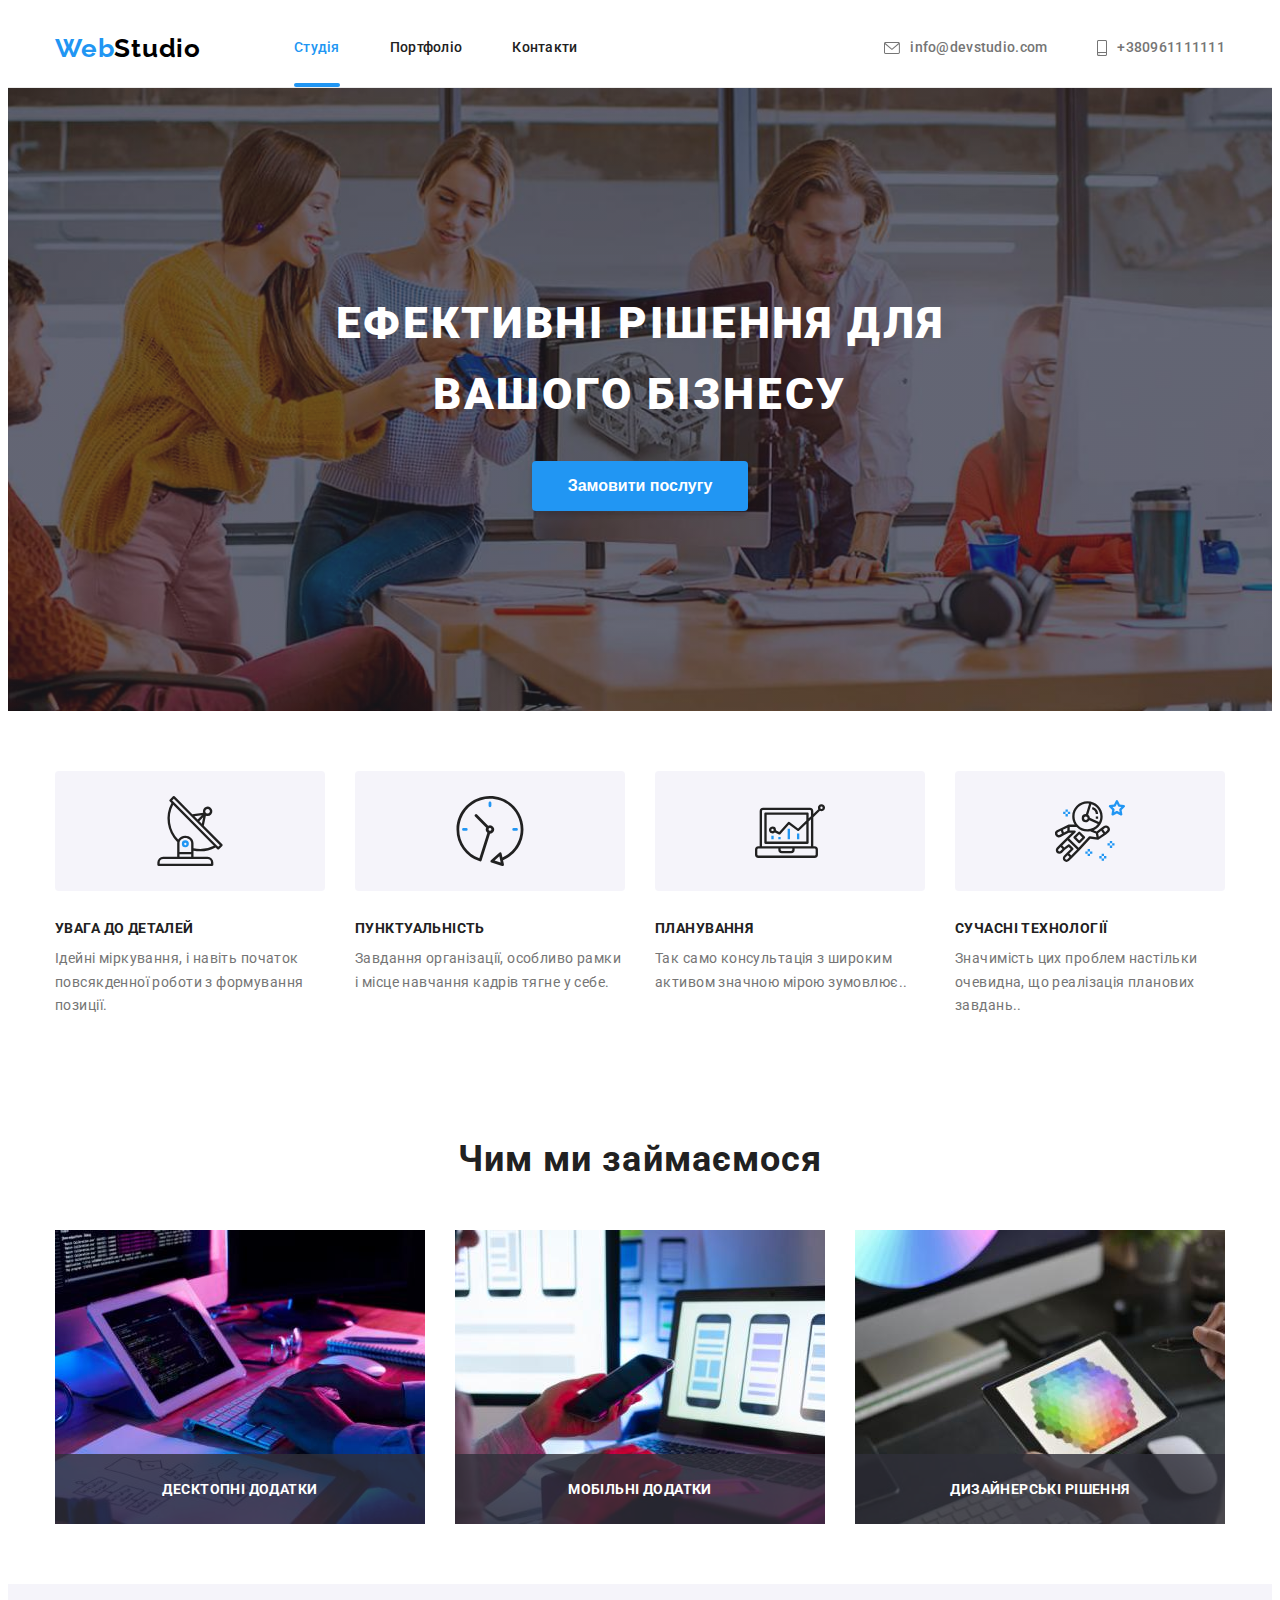
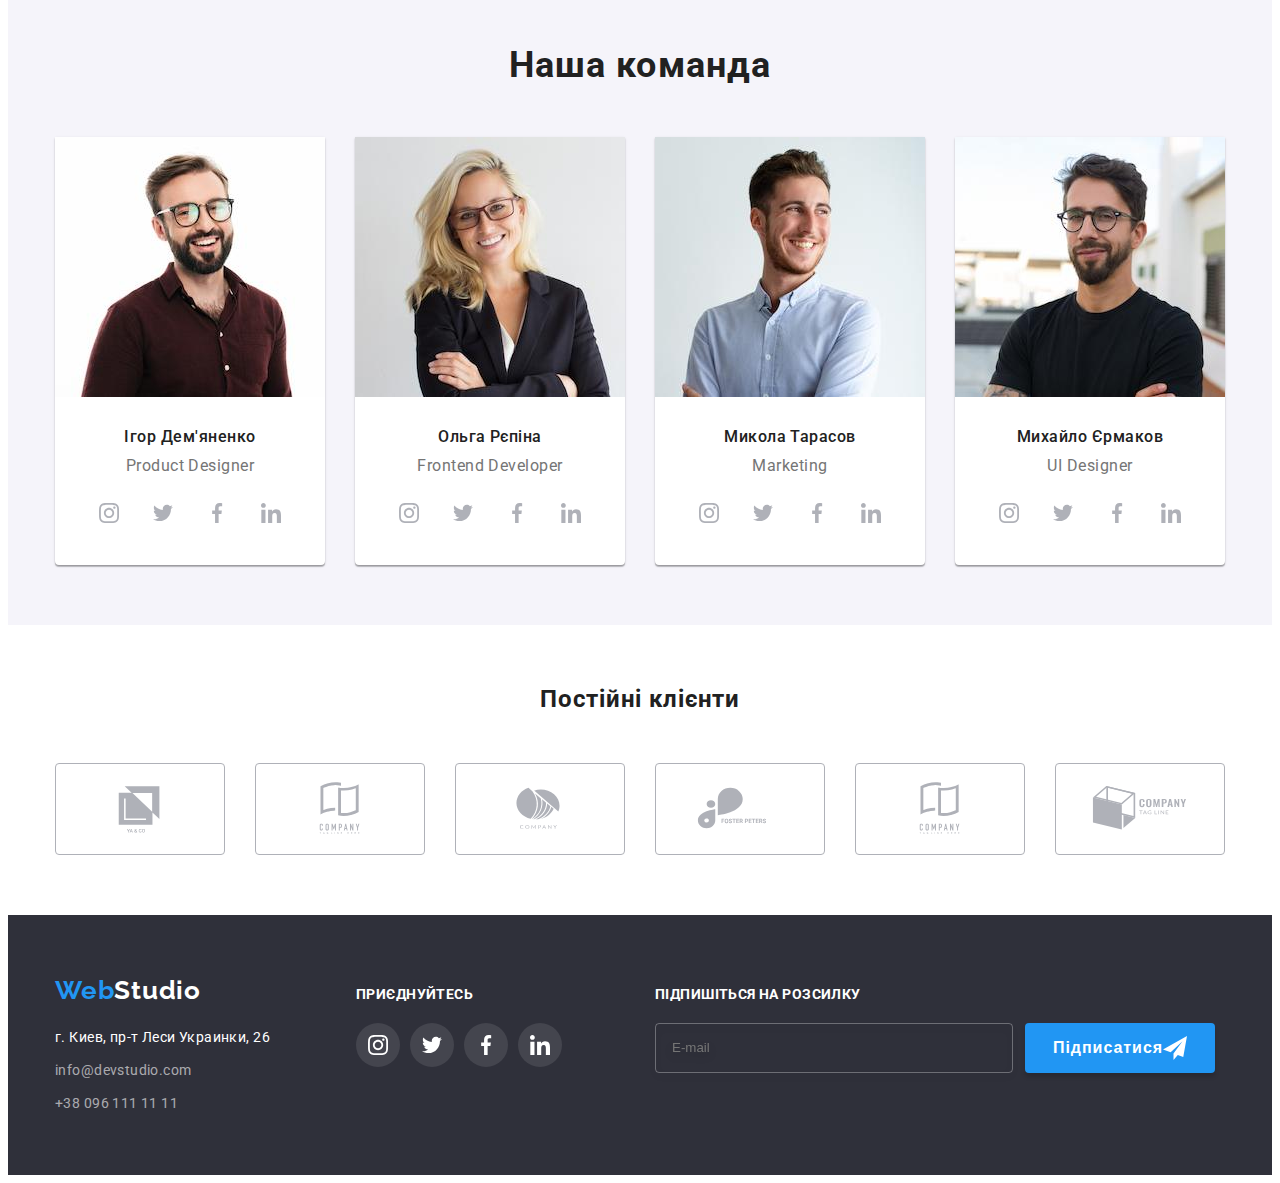
<file: index.html>
<!DOCTYPE html>
<html lang="en">
<head>
    <meta charset="UTF-8">
    <meta http-equiv="X-UA-Compatible" content="IE=edge">
    <meta name="viewport" content="width=device-width, initial-scale=1.0">
    <title>Document</title>
    <link rel="preconnect" href="https://fonts.googleapis.com">
    <link rel="preconnect" href="https://fonts.gstatic.com" crossorigin>
    <link href="https://fonts.googleapis.com/css2?family=Raleway:wght@700&family=Roboto:wght@400;500;700;900&display=swap" rel="stylesheet">
    <link rel="stylesheet" href="https://cdnjs.cloudflare.com/ajax/libs/modern-normalize/1.1.0/modern-normalize.min.css" integrity="sha512-wpPYUAdjBVSE4KJnH1VR1HeZfpl1ub8YT/NKx4PuQ5NmX2tKuGu6U/JRp5y+Y8XG2tV+wKQpNHVUX03MfMFn9Q==" crossorigin="anonymous" referrerpolicy="no-referrer" />
    <link rel="stylesheet" href="./css/main.min.css">
</head>
<body>
    <!-- <--header-->
    <header class="header">
       <div class="container">
            <nav class="navigation">
                <a href="./index.html" class="logo" 
                >Web<span class="logo__studio">Studio</span> 
                </a>
                <ul class="nav">
                    <li><a href="./index.html" class="nav__link active">Студія</a></li>
                    <li><a href="./portfolio.html" class="nav__link">Портфоліо</a></li>
                    <li><a href="" class="nav__link">Контакти</a></li>
                </ul>     
                <ul class="info">
                    <li class="info__icon"><a href="mailto:info@devstudio.com" class="info__link">
                        <svg class="svg" width="16px" height="12px">
                        <use href="./images/icons.svg#icon-envelope">
                        </use></svg>info@devstudio.com</a>
                    </li>
                    <li class="info__icon"><a href="tel:+380961111111" class="info__link">
                        <svg class="svg" width="10px" height="16px">
                        <use href="./images/icons.svg#icon-smartphone">
                        </use></svg>+380961111111</a>
                    </li>
                </ul>
                <button type="button" class="mob-menu-btn" data-menu-open>
                  <svg width="24" height="16">
                    <use href="./images/icons.svg#icon-menu"></use>
                  </svg>
                </button>
                 <div class="mob-menu is-hidden" data-menu>
                  <div class="container">
                    <div class="mob-menu-top">
                      <button type="button" class="mob-menu-btn-close" data-menu-close>
                        <svg width="40" height="40">                     
                          <use class="" href="./images/icons.svg#icon-close"></use>
                        </svg>
                      </button>                 
                      <ul class="mob-list-menu">
                        <li class="list-menu"><a href="./index.html" class="list-menu-link active">Студія</a></li>
                        <li class="list-menu"><a href="./portfolio.html" class="list-menu-link">Портфоліо</a></li>
                        <li class="list-menu"><a href="" class="list-menu-link">Контакти</a></li>
                      </ul> 
                    </div>
                    <div class="mob-menu-bottom">
                      <ul class="mob-list-info">
                        <li class="list-info"><a href="tel:+380961111111" class="list-info-tel">+380961111111</a></li>
                        <li class="list-info"><a href="mailto:info@devstudio.com" class="list-info-mail">info@devstudio.com</a></li>
                      </ul>
                      <nav class="mob-list-nav">
                        <a href="" class="mob-soc">Instagram</a>
                        <a href="" class="mob-soc">Twitter</a>
                        <a href="" class="mob-soc">Facebook</a>
                        <a href="" class="mob-soc">LinkedIn</a>
                      </nav>    
                    </div>           
                  </div>
            </nav>
        
          </div>     
        </header>
        <main>
            <!--HERO-->
            <section class="hero section">
                <div class="container">
                    <h1 class="hero__title">Ефективні рішення для вашого бізнесу</h1>
                    <button type="button" class="button" data-modal-open>Замовити послугу</button>
                </div>
            </section>
         <!-- particular -->
          <section class="section sbros">
            <div class="container">
                <h2 class="invisible">Особливості</h2>
                <ul class="particular">
                  <li class="particular-item">                     
                      <h3 class="particular-item__title">УВАГА ДО ДЕТАЛЕЙ</h3>
                      <p class="particular-item__text">Ідейні міркування, і навіть початок повсякденної роботи з формування позиції.</p>    
                  </li>
                  <li class="particular-item">                        
                      <h3 class="particular-item__title">ПУНКТУАЛЬНІСТЬ</h3>
                      <p class="particular-item__text">Завдання організації, особливо рамки і місце навчання кадрів тягне у себе.</p>    
                  </li>
                  <li class="particular-item">                        
                      <h3 class="particular-item__title">ПЛАНУВАННЯ</h3>
                      <p class="particular-item__text">Так само консультація з широким активом значною мірою зумовлює..</p>    
                  </li>
                  <li class="particular-item">                       
                      <h3 class="particular-item__title">СУЧАСНІ ТЕХНОЛОГІЇ</h3>
                      <p class="particular-item__text">Значимість цих проблем настільки очевидна, що реалізація планових завдань..</p>    
                  </li>
                </ul>     
          </section>
        <!---work-->
        <section class="work section">
            <div class="container">
                <h2 class="work-title">Чим ми займаємося</h2>
                <ul class="work">
                    <li class="work__img"><img src="./images/codding.jpg" width="370" alt="codding">
                      <div class="work__info">
                        <h3 class="work__title">Десктопні додатки</h3>
                      </div>
                    </li>
                    <li class="work__img"><img src="./images/tel-laptop.jpg" width="370" alt="tel-laptop">
                      <div class="work__info">
                        <h3 class="work__title">Мобільні додатки</h3>
                      </div>
                    </li>
                    <li class="work__img"><img src="./images/collor-gama.jpg" width="370" alt="collor-gama">
                      <div class="work__info">
                        <h3 class="work__title">Дизайнерські рішення</h3>
                      </div>
                    </li>
                 
                </ul>
            </div>
        </section>
        <!--team-->
        <section class="team section">
            <div class="container">
                <h2 class="team-title">Наша команда</h2>
                <ul class="team-list">
                    <li class="developer-pic">
                      <img srcset="./images/Ihor.jpg 1x, 
                                  ./images/Ihor-2x.jpg 2x" 
                      src="./images/Ihor.jpg" 
                      class="developer-img" 
                      width="270" 
                      alt="ігор-дем'яненко">
                        <h3 class="name-developer">Ігор Дем'яненко</h3>
                        <p class="professions">Product Designer</p>
                        <ul class="team-soc-list list">
                          <li class="team-soc-item">
                            <a href="" class="team-soc-link link"
                            ><svg class="team-soc-icon" width="20px" height="20px">
                              <use href="./images/icons.svg#icon-instagram"></use>
                            </svg></a>
                          </li>
                            <li class="team-soc-item">
                              <a href="" class="team-soc-link link"
                                ><svg class="team-soc-icon" width="20px" height="20px">
                                  <use href="./images/icons.svg#icon-twitter"></use>
                                </svg></a>
                            </li>
                            <li class="team-soc-item">
                              <a href="" class="team-soc-link link"
                                ><svg class="team-soc-icon" width="20px" height="20px">
                                  <use href="./images/icons.svg#icon-facebook"></use></svg></a>
                            </li>
                            <li class="team-soc-item">
                              <a href="" class="team-soc-link link"
                                ><svg class="team-soc-icon" width="20px" height="20px">
                                  <use href="./images/icons.svg#icon-linkedin"></use></svg></a>
 
                            </li>
                          </ul>
                    </li>
                    <li class="developer-pic">
                      <img srcset="./images/Olha.jpg 1x, 
                                    ./images/Olha-2x.jpg 2x" 
                          src="./images/Olha.jpg" 
                          class="developer-img" 
                          width="270" 
                          alt="ольга-рєпіна">
                        <h3 class="name-developer">Ольга Рєпіна</h3>
                        <p class="professions">Frontend Developer</p>
                        <ul class="team-soc-list list">
                          <li class="team-soc-item">
                            <a href="" class="team-soc-link link"
                            ><svg class="team-soc-icon" width="20px" height="20px">
                              <use href="./images/icons.svg#icon-instagram"></use>
                            </svg></a>
                          </li>
                            <li class="team-soc-item">
                              <a href="" class="team-soc-link link"
                                ><svg class="team-soc-icon" width="20px" height="20px">
                                  <use href="./images/icons.svg#icon-twitter"></use>
                                </svg></a>
                            </li>
                            <li class="team-soc-item">
                              <a href="" class="team-soc-link link"
                                ><svg class="team-soc-icon" width="20px" height="20px">
                                  <use href="./images/icons.svg#icon-facebook"></use></svg></a>
                            </li>
                            <li class="team-soc-item">
                              <a href="" class="team-soc-link link"
                                ><svg class="team-soc-icon" width="20px" height="20px">
                                  <use href="./images/icons.svg#icon-linkedin"></use></svg></a>
 
                            </li>
                          </ul>
                    </li>
                        <li class="developer-pic">
                          <img
                          srcset="./images/Nick.jpg 1x, ./images/Nick-2x.jpg 2x" 
                          src="./images/Nick.jpg" 
                          class="developer-img" 
                          width="270" 
                          alt="микола-тарасов">
                        <h3 class="name-developer">Микола Тарасов</h3>
                        <p class="professions">Marketing</p>
                        <ul class="team-soc-list list">
                            <li class="team-soc-item">
                              <a href="" class="team-soc-link link"
                              ><svg class="team-soc-icon" width="20px" height="20px">
                                <use href="./images/icons.svg#icon-instagram"></use>
                              </svg></a>
                            </li>
                            <li class="team-soc-item">
                              <a href="" class="team-soc-link link"
                                ><svg class="team-soc-icon" width="20px" height="20px">
                                  <use href="./images/icons.svg#icon-twitter"></use>
                                </svg></a>
                            </li>
                            <li class="team-soc-item">
                              <a href="" class="team-soc-link link"
                                ><svg class="team-soc-icon" width="20px" height="20px">
                                  <use href="./images/icons.svg#icon-facebook"></use></svg></a>
                            </li>
                            <li class="team-soc-item">
                              <a href="" class="team-soc-link link"
                                ><svg class="team-soc-icon" width="20px" height="20px">
                                  <use href="./images/icons.svg#icon-linkedin"></use></svg></a>
 
                            </li>
                          </ul>
                    </li>
                        <li class="developer-pic">
                          <img srcset="./images/Michael.jpg 1x, ./images/Michael-2x.jpg 2x"
                          src="./images/Michael.jpg" 
                          class="developer-img" 
                          width="270" 
                          alt="михайло-єрмаков">
                        <h3 class="name-developer">Михайло Єрмаков</h3>
                        <p class="professions">UI Designer</p>
                        <ul class="team-soc-list list">
                          <li class="team-soc-item">
                            <a href="" class="team-soc-link link"
                            ><svg class="team-soc-icon" width="20px" height="20px">
                              <use href="./images/icons.svg#icon-instagram"></use>
                            </svg></a>
                          </li>
                            <li class="team-soc-item">
                              <a href="" class="team-soc-link link"
                                ><svg class="team-soc-icon" width="20px" height="20px">
                                  <use href="./images/icons.svg#icon-twitter"></use>
                                </svg></a>
                            </li>
                            <li class="team-soc-item">
                              <a href="" class="team-soc-link link"
                                ><svg class="team-soc-icon" width="20px" height="20px">
                                  <use href="./images/icons.svg#icon-facebook"></use></svg></a>
                            </li>
                            <li class="team-soc-item">
                              <a href="" class="team-soc-link link"
                                ><svg class="team-soc-icon" width="20px" height="20px">
                                  <use href="./images/icons.svg#icon-linkedin"></use></svg></a>
 
                            </li>
                          </ul>
                    </li>
                </ul>
            </div>
        </section>
        <!-- customers-->
        <section class="section">
            <div class="container">
                <h2 class="customers-title">Постійні клієнти</h2>
                  <ul class="customers">
                      <li class="customers-company">
                        <a class="link-customers" href="">
                          <svg class="svg-fill" width="106px" height="60px">
                            <use href="./images/icons.svg#icon-ya-co"></use></svg>
                        </a>                        
                      </li>
                      <li class="company">
                        <a class="link-customers" href="">
                          <svg class="svg-fill" width="106px" height="60px">
                            <use href="./images/icons.svg#icon-company-tagline"></use></svg>
                        </a>
                      </li>
                      <li class="company">
                        <a class="link-customers" href="">
                          <svg class="svg-fill" width="106px" height="60px">
                            <use href="./images/icons.svg#icon-company"></use></svg>
                        </a>                         
                      </li>
                      <li class="company">
                        <a class="link-customers" href="">
                          <svg class="svg-fill" width="106px" height="60px">
                            <use href="./images/icons.svg#icon-foster"></use></svg>
                        </a>                          
                      </li>
                      <li class="company">
                        <a class="link-customers" href="">
                          <svg class="svg-fill" width="106px" height="60px">
                            <use href="./images/icons.svg#icon-company-tagline"></use></svg>
                        </a>                     
                      </li>
                      <li class="company">
                        <a class="link-customers" href=""><svg class="svg-fill" width="106px" height="60px">
                          <use href="./images/icons.svg#icon-Tag"></use></svg></a>                       
                      </li>
                    </ul>
            </div>
        </section>
    </main>
    <!--footer-->
    <footer class="footer-page">
     <div class="container container-footer">
        <div class="footer__address">
          <a href="./index.html" class="logo-footer" >
            Web<span class="footer-studio">Studio</span> 
        </a>
        <address>
            <ul class="adress-list">
                <li class="adress-text">           
                    <a
                        href="https://goo.gl/maps/XMWMVRejnvmh2yPAA"
                        target="_blank"
                        rel="noopener noreferrer"
                        class="adress"
                        >г. Киев, пр-т Леси Украинки, 26
                    </a>
                </li>
                <li class="adress-text"><a href="mailto:info@devstudio.com" class="info-footer">info@devstudio.com</a></li>
                <li class="adress-text"><a href="tel:+380961111111" class="info-footer">+38 096 111 11 11</a></li>
            </ul> 
        </address>        
        </div>
        <div class="footer-social">
          <h2 class="footer-soc-title">приєднуйтесь</h2>
          <ul class="footer-soc-list">
              <li class="footer-soc-item">
                  <a href="" class="footer-soc-link">
                    <svg class="" width="20px" height="20px">
                        <use href="./images/icons.svg#icon-instagram-white"></use>
                    </svg>
                  </a>          
                </li>
                <li class="footer-soc-item">
                  <a href="" class="footer-soc-link"
                    ><svg class="team-soc-icon" width="20px" height="20px">
                      <use href="./images/icons.svg#icon-twitter-white"></use>
                    </svg></a>
                </li>
                <li class="footer-soc-item">
                  <a href="" class="footer-soc-link"
                    ><svg class="team-soc-icon" width="20px" height="20px">
                      <use href="./images/icons.svg#icon-facebook-white"></use></svg></a>
                </li>
                <li class="footer-soc-item">
                  <a href="" class="footer-soc-link"
                    ><svg class="team-soc-icon" width="20px" height="20px">
                      <use href="./images/icons.svg#icon-linkedin-white"></use></svg></a>
                </li>
          </ul>
         </div>
         <div class="footer-subscribe">
          <p class="footer-subscribe-title">Підпишіться на розсилку</p>
          <form class="footer-form" autocomplete="off">
            <label for="user-email"></label>
            <input class="footer-sub-input" type="email" name="email" placeholder="E-mail" />
            <button class="subscribe-btn" type="submit">
              Підписатися
              <svg class="footer-sub-icon" width="24px" height="24px">
                <use href="./images/icons.svg#icon-send"></use>
              </svg>
            </button>
          </form>
         </div>
    </div>
  </footer>
  <!-- MODAL -->
    <div class="backdrop is-hidden" data-modal>
      <div class="modal" data-modal>
        <button class="modal-close-btn" type="button" data-modal-close>
          <svg class="close-icon" width="18px" height="18px">
          <use href="./images/icons.svg#icon-close"></use>
          </svg>
        </button>
        <p class="modal-text">Залиште свої дані, ми вам передзвонимо</p>
        <form class="modal-form" name="modal-feedback" autocomplete="off">
          <label class="modal-label" for="modal-name">Ім'я</label>
          <div class="modal-item">
            
            <div class="input-box">
              <input class="modal-input" type="text" name="modal-name" id="modal-name" />
              <svg class="input-icon" width="18px" height="18px">
                <use href="./images/icons.svg#icon-person"></use>
              </svg>
            </div>
          </div>
          <div class="modal-item">
            <label class="modal-label" for="modal-tel">Телефон</label>
            <div class="input-box">
              <input class="modal-input" type="tel" name="modal-tel" id="modal-tel" />
              <svg class="input-icon" width="18px" height="18px">
                <use href="./images/icons.svg#icon-phone"></use>
              </svg>
            </div>
          </div>
          <div class="modal-item">
            <label class="modal-label" for="modal-mail">Пошта</label>
            <div class="input-box">
              <input class="modal-input" type="email" name="modal-mail" id="modal-mail" />
              <svg class="input-icon" width="18px" height="18px">
                <use href="./images/icons.svg#icon-email"></use>
              </svg>
            </div>
          </div>
          <div class="modal-item">
            <label class="modal-label" for="modal-comment">Коментар</label>
            <textarea
              class="modal-comment"
              name="textarea"
              id="modal-comment"
              placeholder="Введіть текст"
            ></textarea>
          </div>
          <label class="checkbox" for="checkbox">
            <input class="modal-checkbox hidden" type="checkbox" name="checkbox" id="checkbox" />
            <span class="checkbox-icon"></span>
            <span class="checkbox-text"
              >Погоджуюся з розсилкою та приймаю
              <a href="" class="checkbox-link">Умови договору</a></span
            >
          </label>
          <button class="button-main modal-button" type="submit">Відправити</button>
        </form>
      </div>
    </div>
    <script src="./js/modal.js"></script>  
    <script src="./js/mobile-menu.js"></script>  
</body>
</html>
</file>
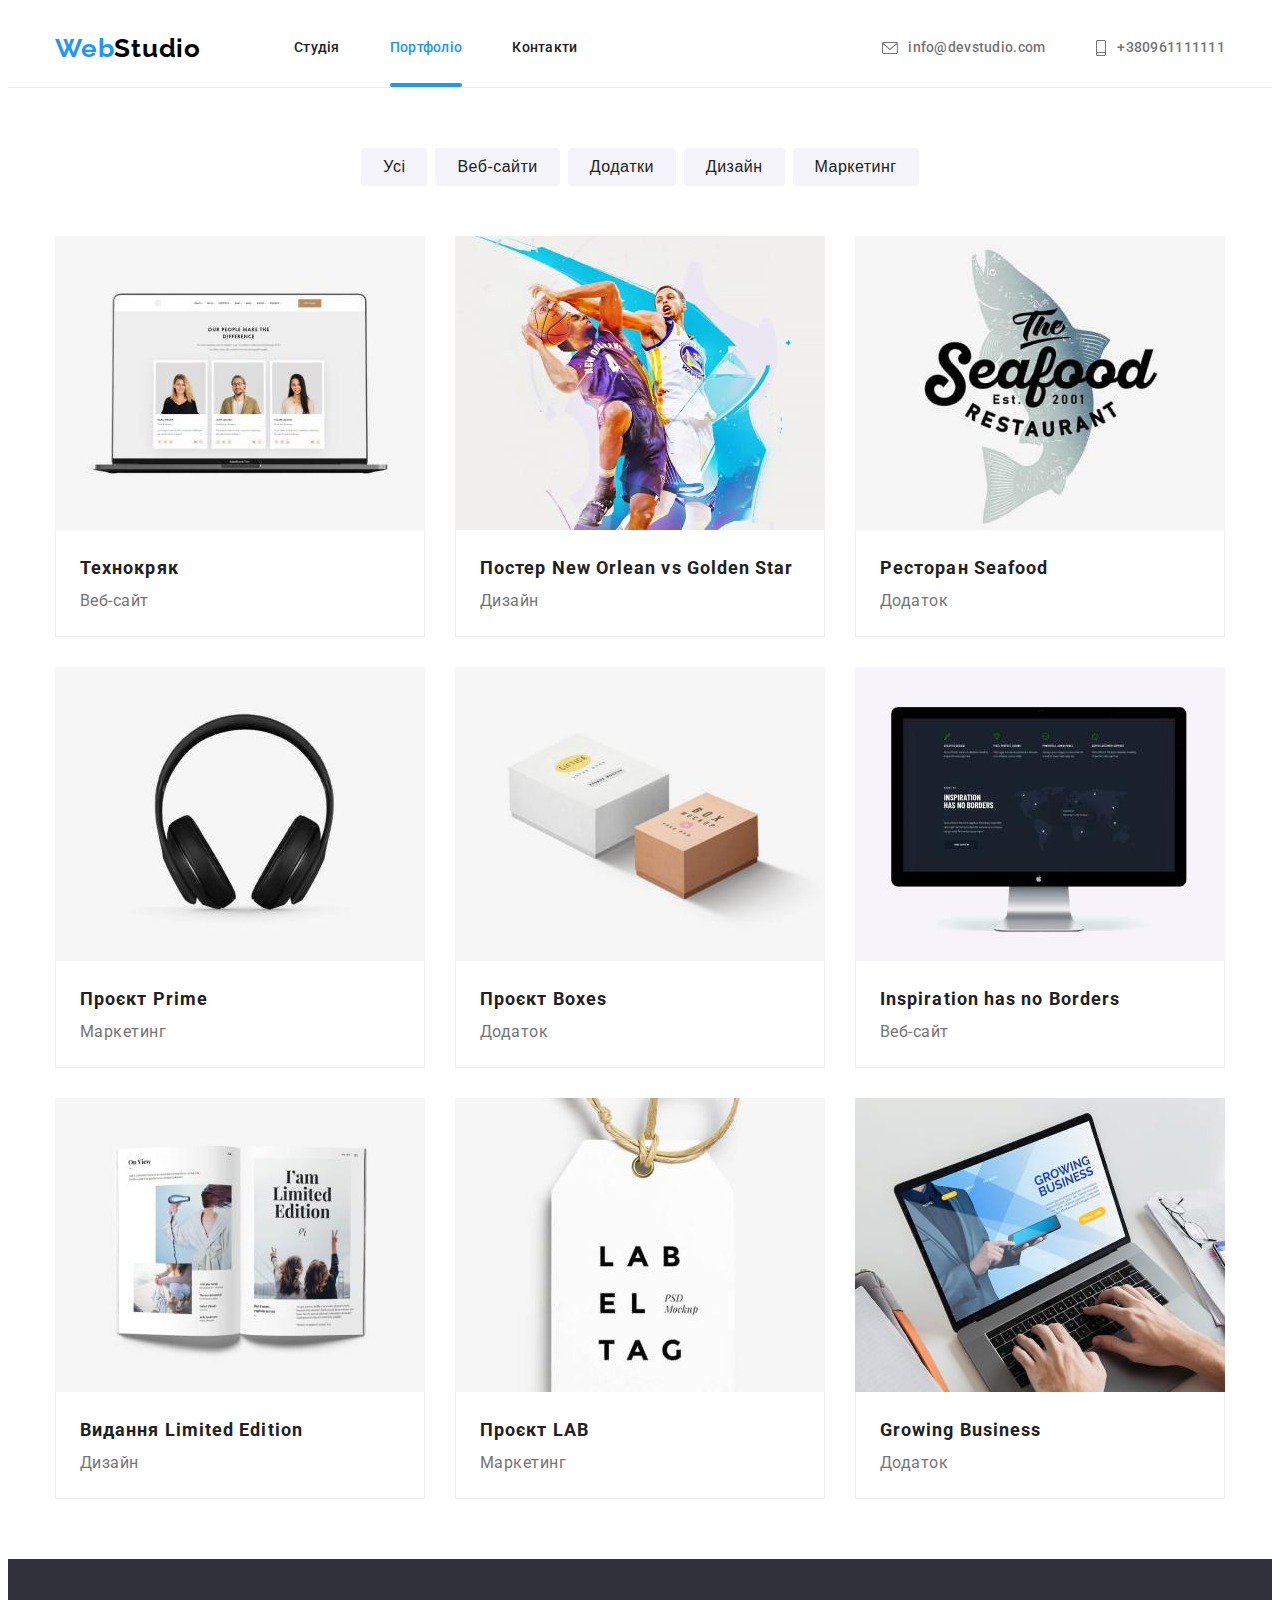
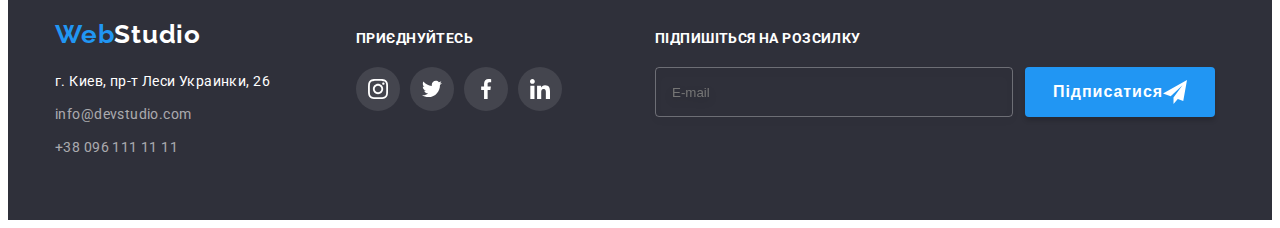
<file: portfolio.html>
<!DOCTYPE html>
<html lang="en">
<head>
    <meta charset="UTF-8">
    <meta http-equiv="X-UA-Compatible" content="IE=edge">
    <meta name="viewport" content="width=device-width, initial-scale=1.0">
    <title>Document</title>
    <link rel="preconnect" href="https://fonts.googleapis.com">
    <link rel="preconnect" href="https://fonts.gstatic.com" crossorigin>
    <link href="https://fonts.googleapis.com/css2?family=Raleway:wght@700&family=Roboto:wght@400;500;700;900&display=swap" rel="stylesheet">
    <link rel="stylesheet" href="https://cdnjs.cloudflare.com/ajax/libs/modern-normalize/1.1.0/modern-normalize.min.css" integrity="sha512-wpPYUAdjBVSE4KJnH1VR1HeZfpl1ub8YT/NKx4PuQ5NmX2tKuGu6U/JRp5y+Y8XG2tV+wKQpNHVUX03MfMFn9Q==" crossorigin="anonymous" referrerpolicy="no-referrer" />
    <link rel="stylesheet" href="./css/main.min.css">
    <link rel="stylesheet" href="./css/main.min.css">
</head>
<body>
    <!---Шапка-->
    <header class="header">
        <div class="container">
             <nav class="navigation">
                 <a href="./index.html" class="logo" 
                 >Web<span class="logo__studio">Studio</span> 
                 </a>
                 <ul class="nav">
                     <li><a href="./index.html" class="nav__link ">Студія</a></li>
                     <li><a href="./portfolio.html" class="nav__link active">Портфоліо</a></li>
                     <li><a href="" class="nav__link">Контакти</a></li>
                 </ul>     
                 <ul class="info">
                     <li class="info__icon"><a href="mailto:info@devstudio.com" class="info__link">
                         <svg class="svg" width="16px" height="16px">
                         <use href="./images/icons.svg#icon-envelope">
                         </use></svg>info@devstudio.com</a>
                     </li>
                     <li class="info__icon"><a href="tel:+380961111111" class="info__link">
                         <svg class="svg" width="12px" height="16px">
                         <use href="./images/icons.svg#icon-smartphone">
                         </use></svg>+380961111111</a>
                     </li>
                 </ul>
             </nav>
           </div>     
         </header>
    <main>
        <section class="portfolio section">
            <div class="container">
                    <h1 class="portfolio-title">Portfolio</h1>
                <ul class="button-list">
                    <li><button type="button" class="filter-button">Усі</button></li>
                    <li><button type="button" class="filter-button">Веб-сайти</button></li>
                    <li><button type="button" class="filter-button">Додатки</button></li>
                    <li><button type="button" class="filter-button">Дизайн</button></li>
                    <li><button type="button" class="filter-button">Маркетинг</button></li>
                </ul>
                <ul class="filter-list">
                    <li class="list-img">
                    <a href="" class="list-img-link">
                        <div class="list-portfolio">
                            <img class="portfolio-img" src="./images/technocrack.jpg" width="370" alt="technocrack">
                            <div class="web-site">
                                <p>
                                    Ресурс пропонує комплексні пропозиції з різним рівнем функціоналу та сервісів. Все це дозволить відвідувачу отримати вичерпні відомості про компанію чи приватну особу.
                                </p>
                            </div>
                        </div> 
                        <div class="filter-text">
                            <h2 class="filter-title">Технокряк</h2>
                            <p class="filter-text-one">Веб-сайт</p>
                        </div>                             
                    </a>
                    </li>
                    <li class="list-img">
                    <a href="" class="list-img-link">
                        <div class="list-portfolio">
                            <img class="portfolio-img" src="./images/poster-bascet.jpg" width="370" alt="New Orlean vs Golden Star">
                            <div class="web-site">
                                <p>
                                    Ресурс пропонує комплексні пропозиції з різним рівнем функціоналу та сервісів. Все це дозволить відвідувачу отримати вичерпні відомості про компанію чи приватну особу.
                                </p>
                            </div>
                        </div>                        
                        <div class="filter-text">
                            <h2 class="filter-title">Постер New Orlean vs Golden Star</h2>
                             <p class="filter-text-one">Дизайн</p>
                        </div>            
                    </a>                                 
                    </li>
                    <li class="list-img">
                    <a href="" class="list-img-link">
                        <div class="list-portfolio">
                            <img class="portfolio-img" src="./images/restoran-seafood.jpg" width="370" alt="Seafood Restaurant">
                            <div class="web-site">
                                <p>
                                    Ресурс пропонує комплексні пропозиції з різним рівнем функціоналу та сервісів. Все це дозволить відвідувачу отримати вичерпні відомості про компанію чи приватну особу.
                                </p>
                            </div>
                        </div> 
                        
                        <div class="filter-text">
                            <h2 class="filter-title">Ресторан Seafood</h2>
                            <p class="filter-text-one">Додаток</p>
                        </div>                        
                    </a>
                    </li>
                    <li class="list-img">
                    <a href="" class="list-img-link">
                        <div class="list-portfolio">
                            <img class="portfolio-img" src="./images/project-prime.jpg" width="370" alt="Prime">
                            <div class="web-site">
                                <p>
                                    Ресурс пропонує комплексні пропозиції з різним рівнем функціоналу та сервісів. Все це дозволить відвідувачу отримати вичерпні відомості про компанію чи приватну особу.
                                </p>
                            </div>
                        </div>                       
                        <div class="filter-text">
                            <h2 class="filter-title">Проєкт Prime</h2>
                            <p class="filter-text-one">Маркетинг</p>
                        </div>              
                    </a>          
                    </li>
                    <li class="list-img">
                    <a href="" class="list-img-link">
                        <div class="list-portfolio">
                            <img class="portfolio-img" src="./images/project-boxes.jpg" width="370" alt="Boxes">
                            <div class="web-site">
                                <p>
                                    Ресурс пропонує комплексні пропозиції з різним рівнем функціоналу та сервісів. Все це дозволить відвідувачу отримати вичерпні відомості про компанію чи приватну особу.
                                </p>
                            </div>
                        </div>                       
                        <div class="filter-text">
                            <h2 class="filter-title">Проєкт Boxes</h2>
                            <p class="filter-text-one">Додаток</p>
                        </div>  
                    </a>                      
                    </li>
                    <li class="list-img">
                    <a href="" class="list-img-link">
                        <div class="list-portfolio">
                            <img class="portfolio-img" src="./images/inspiration-has-no-borders.jpg" width="370" alt="Inspiration has no Borders">
                            <div class="web-site">
                                <p>
                                    Ресурс пропонує комплексні пропозиції з різним рівнем функціоналу та сервісів. Все це дозволить відвідувачу отримати вичерпні відомості про компанію чи приватну особу.
                                </p>
                            </div>
                        </div>                         
                        <div class="filter-text">
                            <h2 class="filter-title">Inspiration has no Borders</h2>
                            <p class="filter-text-one">Веб-сайт</p>
                        </div>              
                    </a>         
                    </li>
                    <li class="list-img">
                    <a href="" class="list-img-link">
                        <div class="list-portfolio">
                            <img class="portfolio-img" src="./images/limited-edition.jpg" width="370" alt="Limited Edition">
                            <div class="web-site">
                                <p>
                                    Ресурс пропонує комплексні пропозиції з різним рівнем функціоналу та сервісів. Все це дозволить відвідувачу отримати вичерпні відомості про компанію чи приватну особу.
                                </p>
                            </div>
                        </div>                         
                        <div class="filter-text">
                            <h2 class="filter-title">Видання Limited Edition</h2>
                            <p class="filter-text-one">Дизайн</p>
                        </div>     
                    </a>                 
                    </li>
                    <li class="list-img">
                    <a href="" class="list-img-link">
                        <div class="list-portfolio">
                            <img class="portfolio-img" src="./images/project-lab.jpg" width="370" alt="project-lab">
                            <div class="web-site">
                                <p>
                                    Ресурс пропонує комплексні пропозиції з різним рівнем функціоналу та сервісів. Все це дозволить відвідувачу отримати вичерпні відомості про компанію чи приватну особу.
                                </p>
                            </div>
                        </div>                        
                        <div class="filter-text">
                            <h2 class="filter-title">Проєкт LAB</h2>
                            <p class="filter-text-one">Маркетинг</p>
                        </div>  
                    </a>                    
                    </li>
                    <li class="list-img">
                    <a href="" class="list-img-link">
                        <div class="list-portfolio">
                            <img class="portfolio-img" src="./images/growing-business.jpg" width="370" alt="growing-business">
                            <div class="web-site">
                                <p>
                                    Ресурс пропонує комплексні пропозиції з різним рівнем функціоналу та сервісів. Все це дозволить відвідувачу отримати вичерпні відомості про компанію чи приватну особу.
                                </p>
                            </div>
                        </div>                         
                        <div class="filter-text">
                            <h2 class="filter-title">Growing Business</h2>
                            <p class="filter-text-one">Додаток</p>
                        </div> 
                    </a>                       
                    </li>        
                </ul>
            </div>
        </section>
    </main>
    <!--footer-->
    <footer class="footer-page">
        <div class="container container-footer">
            <div class="footer__address">
                <a href="./index.html" class="logo-footer">
                    Web<span class="footer-studio">Studio</span>
                </a>
                <address>
                    <ul class="adress-list">
                        <li class="adress-text">
                            <a href="https://goo.gl/maps/XMWMVRejnvmh2yPAA" target="_blank" rel="noopener noreferrer"
                                class="adress">г. Киев, пр-т Леси Украинки, 26
                            </a>
                        </li>
                        <li class="adress-text"><a href="mailto:info@devstudio.com"
                                class="info-footer">info@devstudio.com</a></li>
                        <li class="adress-text"><a href="tel:+380961111111" class="info-footer">+38 096 111 11 11</a></li>
                    </ul>
                </address>
            </div>
            <div class="footer-social">
                <h2 class="footer-soc-title">приєднуйтесь</h2>
                <ul class="footer-soc-list">
                    <li class="footer-soc-item">
                        <a href="" class="footer-soc-link">
                            <svg class="" width="20px" height="20px">
                                <use href="./images/icons.svg#icon-instagram-white"></use>
                            </svg>
                        </a>
                    </li>
                    <li class="footer-soc-item">
                        <a href="" class="footer-soc-link"><svg class="team-soc-icon" width="20px" height="20px">
                                <use href="./images/icons.svg#icon-twitter-white"></use>
                            </svg></a>
                    </li>
                    <li class="footer-soc-item">
                        <a href="" class="footer-soc-link"><svg class="team-soc-icon" width="20px" height="20px">
                                <use href="./images/icons.svg#icon-facebook-white"></use>
                            </svg></a>
                    </li>
                    <li class="footer-soc-item">
                        <a href="" class="footer-soc-link"><svg class="team-soc-icon" width="20px" height="20px">
                                <use href="./images/icons.svg#icon-linkedin-white"></use>
                            </svg></a>
                    </li>
                </ul>
            </div>
            <div class="footer-subscribe">
                <p class="footer-subscribe-title">Підпишіться на розсилку</p>
                <form class="footer-form" autocomplete="off">
                    <label for="user-email"></label>
                    <input class="footer-sub-input" type="email" name="email" placeholder="E-mail" />
                    <button class="subscribe-btn" type="submit">
                        Підписатися
                        <svg class="footer-sub-icon" width="24px" height="24px">
                            <use href="./images/icons.svg#icon-send"></use>
                        </svg>
                    </button>
                </form>
            </div>
        </div>
    </footer>
</body>
</html>
</file>
<file: css/main.min.css>
:root{--primary-background-color:#2F303A;--background-color: #F5F5F5;--primary-color-text:#757575;--button-color:#2196F3;--title-color:#212121;--whrite:#ffffff;--black:#000000;--background-color-team:#F5F4FA;--one-time: 250ms;--two-time: cubic-bezier(0.4, 0, 0.2, 1)}html{box-sizing:border-box}*,::after,::before{box-sizing:inherit}body{font-family:"Roboto",sans-serif;color:var(--primary-color-text);font-weight:400;font-size:14px;line-height:1.71;letter-spacing:.03em}img{margin:0}ul{list-style-type:none;margin:0;padding:0}h1,h2,h3,h4{margin:0}p{margin:0}a{text-decoration:none}img{display:block}.container{max-width:100%;padding-left:15px;padding-right:15px;margin-left:auto;margin-right:auto}@media screen and (min-width: 480px){.container{width:480px}}@media screen and (min-width: 768px){.container{width:100%}}@media screen and (min-width: 1200px){.container{width:1200px}}.section{padding-top:60px;padding-bottom:60px}.header{background-color:var(--whrite);height:80px;border-bottom:1px solid #ececec}.navigation{display:flex;align-items:center}.logo{margin-right:93px;padding-bottom:24px;padding-top:25px;font-family:"Raleway";font-weight:700;font-size:26px;line-height:1.19;color:var(--button-color);text-decoration:none;letter-spacing:.03em}.logo__studio{color:var(--black)}.nav{display:none;gap:50px}@media screen and (min-width: 768px){.nav{display:flex}}.nav__link{font-weight:500;line-height:1.14;letter-spacing:.02em;color:var(--title-color);text-decoration:none;cursor:pointer;transition:color var(--one-time) var(--two-time)}.nav__link:hover,.nav__linkfocus{color:var(--button-color)}.nav__link.active{color:var(--button-color);position:relative}.nav__link.active::after{position:absolute;content:"";display:inline-block;width:100%;height:4px;left:0;bottom:-32px;background-color:var(--button-color);border-radius:2px}.info{display:none;gap:50px;margin-left:auto;padding-inline-start:0px;list-style-type:none;justify-content:center;align-items:center}@media screen and (min-width: 768px){.info{display:block}}@media screen and (min-width: 1200px){.info{display:flex}}.info__link{display:flex;justify-content:center;align-items:center;font-weight:500;font-size:14px;line-height:1.14;letter-spacing:.02em;color:var(--primary-color-text);text-decoration:none;cursor:pointer;transition:color var(--one-time) var(--two-time)}.info__link:hover,.info__link:focus{color:var(--button-color)}.info__icon{display:flex;align-items:center}@media screen and (min-width: 768px){.info__icon{margin-bottom:10px}}@media screen and (min-width: 1200px){.info__icon{margin-bottom:0px}}.svg{fill:currentColor;margin-right:10px}.mob-menu-btn{background-color:rgba(0,0,0,0);border:none;display:block;margin-left:auto}@media screen and (min-width: 768px){.mob-menu-btn{display:none}}.mob-menu-btn-close{width:40px;height:40px;background-color:rgba(0,0,0,0);border:none;display:block;margin-left:auto;margin-top:10px}.mob-menu-btn-close:hover,.mob-menu-btn-close:focus{fill:var(--button-color)}.mob-menu{position:fixed;top:0;width:100vw;height:100vh;background-color:#fff;z-index:1;left:0}.mob-menu>.container{display:flex;flex-direction:column;height:100%;justify-content:space-between}.mob-list-menu{font-weight:500;font-size:40px;line-height:47px;letter-spacing:.02em;text-align:left;margin-left:40px}.mob-list-info{margin-top:42px;margin-left:40px}.list-info-tel{font-weight:500;font-size:34px;line-height:1.17;letter-spacing:.02em;color:#757575}.list-info-tel:hover,.list-info-tel:focus{color:#2196f3}.list-info-mail{font-weight:500;font-size:24px;line-height:28px;letter-spacing:.02em;color:#757575}.list-info-mail:hover,.list-info-mail:focus{color:#2196f3}.mob-list-nav{margin-left:40px;margin-top:64px;margin-bottom:40px}.list-menu:not(:last-child){margin-bottom:32px}.list-menu-link{color:#212121}.list-menu-link:hover,.list-menu-link:focus{color:#2196f3}.list-menu-link.list-menu-link.active{color:#2196f3}.list-info:not(:last-child){margin-bottom:32px}.mob-soc{font-weight:500;font-size:18px;line-height:1.22;letter-spacing:.02em;color:#2196f3;padding-left:10px;padding-right:10px}.mob-soc:not(:last-child){border-right:1px solid rgba(33,33,33,.2)}.mob-menu.is-hidden{opacity:0;pointer-events:none;visibility:hidden;transform:translate(0%, -100%) scale(0)}.hero{margin-left:auto;margin-right:auto;width:100%;background-color:var(--primary-background-color);text-align:center;background-image:linear-gradient(to right, rgba(47, 48, 58, 0.4), rgba(47, 48, 58, 0.4)),url(../images/mobile-hero.jpg);background-repeat:no-repeat;background-size:cover;background-position:center}@media(min-device-pixel-ratio: 2),(min-resolution: 192dpi),(min-resolution: 2dppx){.hero{background-image:linear-gradient(to right, rgba(47, 48, 58, 0.4), rgba(47, 48, 58, 0.4)),url(../images/mobile-hero-2x.jpg)}}@media screen and (min-width: 768px){.hero{padding-top:118px;padding-bottom:118px;background-image:linear-gradient(to right, rgba(47, 48, 58, 0.4), rgba(47, 48, 58, 0.4)),url(../images/tablet-hero.jpg)}}@media screen and (min-width: 768px)and (min-device-pixel-ratio: 2),screen and (min-width: 768px)and (min-resolution: 192dpi),screen and (min-width: 768px)and (min-resolution: 2dppx){.hero{background-image:linear-gradient(to right, rgba(47, 48, 58, 0.4), rgba(47, 48, 58, 0.4)),url(../images/tablet-hero-2x.jpg)}}@media screen and (min-width: 1200px){.hero{max-width:1600px;padding-top:200px;padding-bottom:200px;background-image:linear-gradient(to right, rgba(47, 48, 58, 0.4), rgba(47, 48, 58, 0.4)),url(../images/hero-img.jpg)}}@media screen and (min-width: 1200px)and (min-device-pixel-ratio: 2),screen and (min-width: 1200px)and (min-resolution: 192dpi),screen and (min-width: 1200px)and (min-resolution: 2dppx){.hero{background-image:linear-gradient(to right, rgba(47, 48, 58, 0.4), rgba(47, 48, 58, 0.4)),url(../images/desctop-hero-2x.jpg)}}.hero__title{font-weight:900;font-size:20px;line-height:1.36;letter-spacing:.06em;text-transform:uppercase;color:var(--whrite);margin:auto}@media screen and (min-width: 480px){.hero__title{font-size:26px}}@media screen and (min-width: 768px){.hero__title{line-height:1.62;width:360px}}@media screen and (min-width: 1200px){.hero__title{width:696px;font-size:44px}}.button{padding:8px 16px;font-weight:700;line-height:1.6;color:var(--whrite);background-color:var(--button-color);box-shadow:0px 4px 4px rgba(0,0,0,.15);border-radius:4px;cursor:pointer;margin-top:30px;border:0}@media screen and (min-width: 480px){.button{font-size:16px;line-height:1.88;padding:10px 24px}}@media screen and (min-width: 1200px){.button{padding:10px 36px;font-size:16px;line-height:1.88}}.particular{display:flex;gap:30px;flex-wrap:wrap}.particular-item{width:100%}@media screen and (min-width: 768px){.particular-item{width:calc((100% - 30px)/2)}}@media screen and (min-width: 1200px){.particular-item{width:270px}}.particular-item__title{text-align:center;color:#212121;font-weight:700;font-size:14px;line-height:1.14;text-transform:uppercase;margin-bottom:10px}@media screen and (min-width: 1200px){.particular-item__title{text-align:left}}.particular-item__text{color:var(--primary-text-color);font-size:14px;line-height:1.71;width:100%;margin:0px}@media screen and (min-width: 1200px){.particular-item__text{width:270px}}.particular-item::before{display:block;content:"";height:120px;background-color:var(--third-bg-color);background-size:70px 70px;background-repeat:no-repeat;background-position:center;margin-bottom:30px;border-radius:4px}.particular-item:nth-child(1)::before{background-image:url(../images/antenna.svg);background-color:#f5f4fa;width:100%}@media screen and (min-width: 1200px){.particular-item:nth-child(1)::before{width:270px}}.particular-item:nth-child(2)::before{background-image:url(../images/clock.svg);background-color:#f5f4fa;width:100%}@media screen and (min-width: 1200px){.particular-item:nth-child(2)::before{width:270px}}.particular-item:nth-child(3)::before{background-image:url(../images/diagram.svg);background-color:#f5f4fa;width:100%}@media screen and (min-width: 1200px){.particular-item:nth-child(3)::before{width:270px}}.particular-item:nth-child(4)::before{background-image:url(../images/astronaut.svg);background-color:#f5f4fa;width:100%}@media screen and (min-width: 1200px){.particular-item:nth-child(4)::before{width:270px}}.invisible{position:absolute;top:-9999px;left:-9999px}.work{display:flex;gap:30px;justify-content:center}@media screen and (max-width: 480px){.work{display:none}}@media screen and (max-width: 768px){.work{display:none}}@media screen and (max-width: 1200px){.work{display:none}}.work-title{font-weight:700;font-size:36px;line-height:1.17;text-align:center;letter-spacing:.03em;color:var(--title-color);margin-bottom:50px}.work__img{display:block;position:relative}.work__info{position:absolute;bottom:0;width:100%;height:70px;display:flex;justify-content:center;align-items:center;background-color:rgba(47,48,58,.8)}.work__title{font-weight:700;font-size:14px;line-height:1.14px;text-transform:uppercase;text-align:center;color:var(--whrite)}.team-list{flex-wrap:wrap;display:flex;gap:30px;margin-top:50px;justify-content:center}.team{background-color:#f5f4fa;margin-left:auto;margin-right:auto;color:var(--background-color-team)}.team-title{text-align:center;font-weight:700;font-size:24px;line-height:1.17;letter-spacing:.03em;color:var(--title-color)}@media screen and (min-width: 1200px){.team-title{font-size:36px}}.name-developer{font-family:"Roboto";font-style:normal;font-weight:500;font-size:16px;line-height:1.19;letter-spacing:.03em;color:var(--title-color);text-align:center;margin-top:30px}.professions{font-size:16px;line-height:1.19;letter-spacing:.03em;color:var(--primary-color-text);text-align:center;margin-top:10px}.developer-pic{background-color:var(--whrite);width:100%;box-shadow:0px 1px 3px rgba(0,0,0,.12),0px 1px 1px rgba(0,0,0,.14),0px 2px 1px rgba(0,0,0,.2);border-radius:0px 0px 4px 4px;padding-bottom:30px}@media screen and (min-width: 768px){.developer-pic{width:calc((100% - 30px)/2)}}@media screen and (min-width: 1200px){.developer-pic{width:270px}}.team-soc-item{width:44px;height:44px}.team-soc-list{display:flex;align-items:center;justify-content:center;padding-top:16px;gap:10px}.team-soc-link{background-color:#fff;border-radius:50px;display:flex;justify-content:center;align-items:center;width:44px;height:44px;transition:background-color var(--one-time) var(--two-time)}.team-soc-link:hover{background-color:#2196f3}.team-soc-icon{fill:#afb1b8;transition:fill var(--one-time) var(--two-time)}.team-soc-link:hover .team-soc-icon{fill:#fff}.developer-img{width:100%}.customers{flex-wrap:wrap;display:flex;gap:30px;margin-top:50px;cursor:pointer}.company{width:calc((100% - 30px)/2)}@media screen and (min-width: 768px){.company{width:calc((100% - 60px)/3)}}@media screen and (min-width: 1200px){.company{width:170px}}.customers-title{font-weight:700;font-size:24px;line-height:1.17;text-align:center;letter-spacing:.03em;color:var(--title-color)}.link-customers{border-radius:4px;border:1px gray solid;border-color:#afb1b8;height:92px;width:100%;display:flex;justify-content:center;align-items:center;transition:border-color var(--one-time) var(--two-time)}.link-customers:hover{border-color:var(--button-color)}@media screen and (min-width: 1200px){.link-customers{width:170px}}.svg-fill{fill:#afb1b8;transition:fill var(--one-time) var(--two-time)}.svg-fill:hover{fill:#2196f3}.link-clients:hover .svg-fill{fill:var(--button-color)}.container-footer{display:flex;align-items:baseline;flex-wrap:wrap;text-align:center}@media screen and (min-width: 480px){.container-footer{flex-wrap:wrap;text-align:center}}@media screen and (min-width: 768px){.container-footer{flex-wrap:wrap;text-align:center}}.footer-page{background-color:var(--primary-background-color);padding-top:60px;padding-bottom:60px;text-align:left}@media screen and (min-width: 1200px){.footer-page{padding-top:0px;padding-bottom:0px}}.footer__address{width:100%;padding-bottom:60px}@media screen and (min-width: 768px){.footer__address{width:50%}}@media screen and (min-width: 1200px){.footer__address{width:231px}}@media screen and (min-width: 1200px){.footer__address{width:231px;text-align:left;padding-top:60px;padding-right:70px}}.logo-footer{font-family:"Raleway";font-weight:700;font-size:26px;line-height:1.19;color:var(--button-color);text-decoration:none;letter-spacing:.03em;display:block;margin-bottom:20px}.footer-studio{color:var(--whrite)}@media screen and (min-width: 1200px){.adress-list{width:231px}}.adress{font-size:14px;line-height:1.71;letter-spacing:.03em;color:var(--whrite);text-decoration:none;font-style:normal;transition:color var(--one-time) var(--two-time)}.adress:hover,.adress:focus{color:var(--button-color)}.info-footer{font-size:14px;line-height:1.71;letter-spacing:.03em;color:rgba(255,255,255,.6);text-decoration:none;font-style:normal;transition:color var(--one-time) var(--two-time)}.info-footer:hover,.info-footer:focus{color:var(--button-color)}.footer-social{width:100%;height:80px;margin-bottom:60px}@media screen and (min-width: 768px){.footer-social{width:50%}}@media screen and (min-width: 1200px){.footer-social{width:206px;margin-left:70px;text-align:left;margin-bottom:0}}.footer-soc-list{display:flex;padding-inline-start:0px;list-style-type:none;justify-content:center;align-items:center;gap:10px}.footer-soc-item{width:44px;height:44px}.footer-soc-link{width:100%;height:100%;display:flex;justify-content:center;align-items:center;border-radius:50%;background:rgba(255,255,255,.1);color:var(--whrite)}.footer-soc-title{font-family:"Roboto";font-style:normal;font-weight:700;font-size:14px;line-height:1.14;letter-spacing:.03em;text-transform:uppercase;color:#fff;margin-bottom:20px;margin-left:10px}@media screen and (min-width: 1200px){.footer-soc-title{margin-left:0px}}.footer-soc-link{background-color:rgba(255,255,255,.1);border-radius:50px;transition:background-color var(--one-time) var(--two-time)}.footer-soc-link:hover,.footer-soc-link:focus{background-color:#2196f3}.footer-subscribe{width:100%}@media screen and (min-width: 1200px){.footer-subscribe{width:570px;margin-left:93px;text-align:left;padding:0px}}.footer-subscribe-title{font-weight:700;font-size:14px;line-height:1.14;letter-spacing:.03em;text-transform:uppercase;color:var(--whrite);padding-bottom:20px}.footer-sub-input{width:100%;height:50px;background-color:rgba(0,0,0,0);border:1px solid rgba(255,255,255,.3);filter:drop-shadow(0px 4px 4px rgba(0, 0, 0, 0.15));border-radius:4px;padding-left:16px;color:var(--whrite);margin-bottom:20px}@media screen and (min-width: 768px){.footer-sub-input{width:450px}}@media screen and (min-width: 1200px){.footer-sub-input{width:358px;margin-bottom:0px}}.subscribe-btn{border:0;color:var(--whrite);background-color:var(--button-color);box-shadow:0px 4px 4px rgba(0,0,0,.15);border-radius:4px;cursor:pointer;font-weight:700;font-size:16px;line-height:1.88;display:flex;align-items:center;text-align:center;letter-spacing:.06em;padding:10px 28px;margin-left:12px}.footer-form{display:flex}@media screen and (max-width: 480px){.footer-form{align-items:center;flex-direction:column;flex-wrap:wrap}}@media screen and (max-width: 768px){.footer-form{align-items:center;flex-direction:column;flex-wrap:wrap}}@media screen and (max-width: 1199px){.footer-form{align-items:center;flex-direction:column;flex-wrap:wrap}}.portfolio{background-color:var(--whrite)}.portfolio-title{position:absolute;top:-9999px;left:-9999px}.button-list{display:flex;gap:8px;justify-content:center;padding-inline-start:0px;margin-bottom:50px}.filter-list{display:flex;flex-wrap:wrap;list-style-type:none;padding-inline-start:0px;gap:30px}.list-img{width:370px}.filter-text{padding:20px 24px;border:1px solid #eee;border-top:0px}.filter-text-one{font-weight:400;font-size:16px;line-height:1.88;letter-spacing:.03em;color:var(--primary-color-text)}.adress-text:not(:last-child){margin-bottom:9px}.list-img-link{display:block;transition:box-shadow var(--one-time) var(--two-time)}.list-img-link:hover,.list-img-link:focus{box-shadow:0px 1px 1px rgba(0,0,0,.12),0px 4px 4px rgba(0,0,0,.06),1px 4px 6px rgba(0,0,0,.16)}.filter-button{background-color:#f5f4fa;border-radius:4px;font-weight:500;font-size:16px;line-height:1.62;text-align:center;letter-spacing:.03em;cursor:pointer;color:var(--title-color);border:0;padding:6px 22px;transition:background-color var(--one-time) var(--two-time),box-shadow var(--one-time) var(--two-time),color var(--one-time) var(--two-time)}.filter-button:hover,.filter-button:focus{background-color:var(--button-color);color:var(--whrite);box-shadow:0px 3px 1px rgba(0,0,0,.1),0px 1px 2px rgba(0,0,0,.08),0px 2px 2px rgba(0,0,0,.12);border-radius:4px}.portfolio .filter-title{font-weight:700;font-size:18px;line-height:2;letter-spacing:.06em;color:var(--title-color)}.portfolio .filter-list{font-weight:400;font-size:16px;line-height:1.88;letter-spacing:.03em;color:var(--primary-color-text)}.nav-info{display:flex;gap:50px;margin-left:auto}.nav-info .link{font-weight:500;font-size:14px;line-height:1.14;letter-spacing:.02em;color:var(--primary-color-text);text-decoration:none;cursor:pointer;transition:color var(--one-time) var(--two-time)}.nav-info .link:hover,.nav-info .link:focus{color:var(--button-color)}.list-portfolio{position:relative;width:370px;height:294px;overflow:hidden}.web-site{position:absolute;top:0;left:0;width:100%;height:100%;transform:translateY(100%);font-style:normal;font-weight:400;font-size:18px;line-height:1.555;letter-spacing:.03em;padding:63px 24px;color:var(--whrite);background-color:rgba(33,150,243,.9);transition:transform var(--one-time) var(--two-time)}.list-img-link:hover .web-site,.list-img-link:focus .web-site{transform:translateY(0%)}.backdrop{position:fixed;top:0;left:0;opacity:1;width:100%;height:100%;background-color:rgba(0,0,0,.2);transition:visibility 700ms,opacity 700ms var(--two-time)}.backdrop.is-hidden{opacity:0;pointer-events:none;visibility:hidden}.backdrop.is-hidden .modal{transform:translate(0%, -100%) scale(0)}.modal{width:320px;height:576px;position:relative;top:50%;left:50%;transform:translate(-50%, -50%) scale(1);background-color:#fff;border:1px solid rgba(0,0,0,.1);box-shadow:0px 1px 3px rgba(0,0,0,.12),0px 1px 1px rgba(0,0,0,.14),0px 2px 1px rgba(0,0,0,.2);border-radius:4px;padding:40px;transition:transform 700ms}@media screen and (min-width: 480px){.modal{width:450px;height:609px}}@media screen and (min-width: 1200px){.modal{width:528px;height:581px}}.modal-close-btn{position:absolute;width:30px;height:30px;border-radius:50%;display:flex;justify-content:center;align-items:center;top:8px;right:8px;background-color:var(--whrite);border:1px solid rgba(0,0,0,.1);cursor:pointer}.close-icon{transition:fill var(--one-time) var(--two-time)}.close-icon:hover,.close-icon:focus{fill:var(--button-color)}.modal-text{font-family:"Roboto";font-style:normal;font-weight:700;font-size:20px;line-height:1.15;text-align:center;letter-spacing:.03em;color:var(--title-color);margin-bottom:12px}.modal-label{display:block;margin-bottom:4px;font-weight:400;font-size:12px;line-height:1.166;letter-spacing:.01em;color:var(--title-color)}.modal-input{width:240px;height:32px;padding:11px 42px;outline:none;border:1px solid rgba(33,33,33,.2);border-radius:4px;cursor:pointer;transition:border-color var(--one-time) var(--two-time)}.modal-input:focus,.modal-input:hover{border-color:var(--button-color)}@media screen and (min-width: 480px){.modal-input{width:370px;height:40px}}@media screen and (min-width: 1200px){.modal-input{width:448px}}.input-box{position:relative}.input-icon{position:absolute;top:11px;left:12px;transition:fill var(--one-time) var(--two-time)}.modal-input:focus+.input-icon,.modal-input:hover+.input-icon{fill:var(--button-color)}.modal-item{margin-bottom:10px}.modal-comment{width:240px;height:120px;padding:12px 16px;resize:none;font-style:normal;font-size:12px;line-height:1.166;letter-spacing:.01em;color:#000;outline:none;border:1px solid rgba(33,33,33,.2);border-radius:4px;transition:border-color var(--one-time) var(--two-time)}.modal-comment:focus,.modal-comment:hover{border-color:var(--button-color)}@media screen and (min-width: 480px){.modal-comment{width:370px}}@media screen and (min-width: 1200px){.modal-comment{width:448px}}.checkbox{display:flex;justify-content:center;align-items:center;margin-bottom:30px}.checkbox-icon{display:flex;justify-content:center;align-items:center;margin-right:7px;width:16px;height:15px;border:.2px solid var(--title-color);border-radius:2px;background-color:rgba(0,0,0,0)}.modal-checkbox:checked+.checkbox-icon{border:rgba(0,0,0,0);background-color:var(--button-color);background-image:url(../images/Vector.svg);background-repeat:no-repeat;background-position:center;background-size:11px 8px;background-origin:border-box}.checkbox-text{display:block;font-style:normal;font-weight:400;font-size:12px;line-height:1.16}.checkbox-link{color:var(--button-color);border-bottom:1px solid var(--button-color)}.modal-button{font-style:normal;font-weight:700;font-size:16px;line-height:1.88;display:flex;align-items:center;text-align:center;letter-spacing:.06em;margin:0 auto;padding:10px 52px;border-color:rgba(0,0,0,0);border-radius:4px;box-shadow:0px 4px 4px rgba(0,0,0,.15);background-color:var(--button-color);color:var(--whrite);cursor:pointer}.modal-checkbox{-webkit-appearance:none;-moz-appearance:none}/*# sourceMappingURL=main.min.css.map */
</file>
